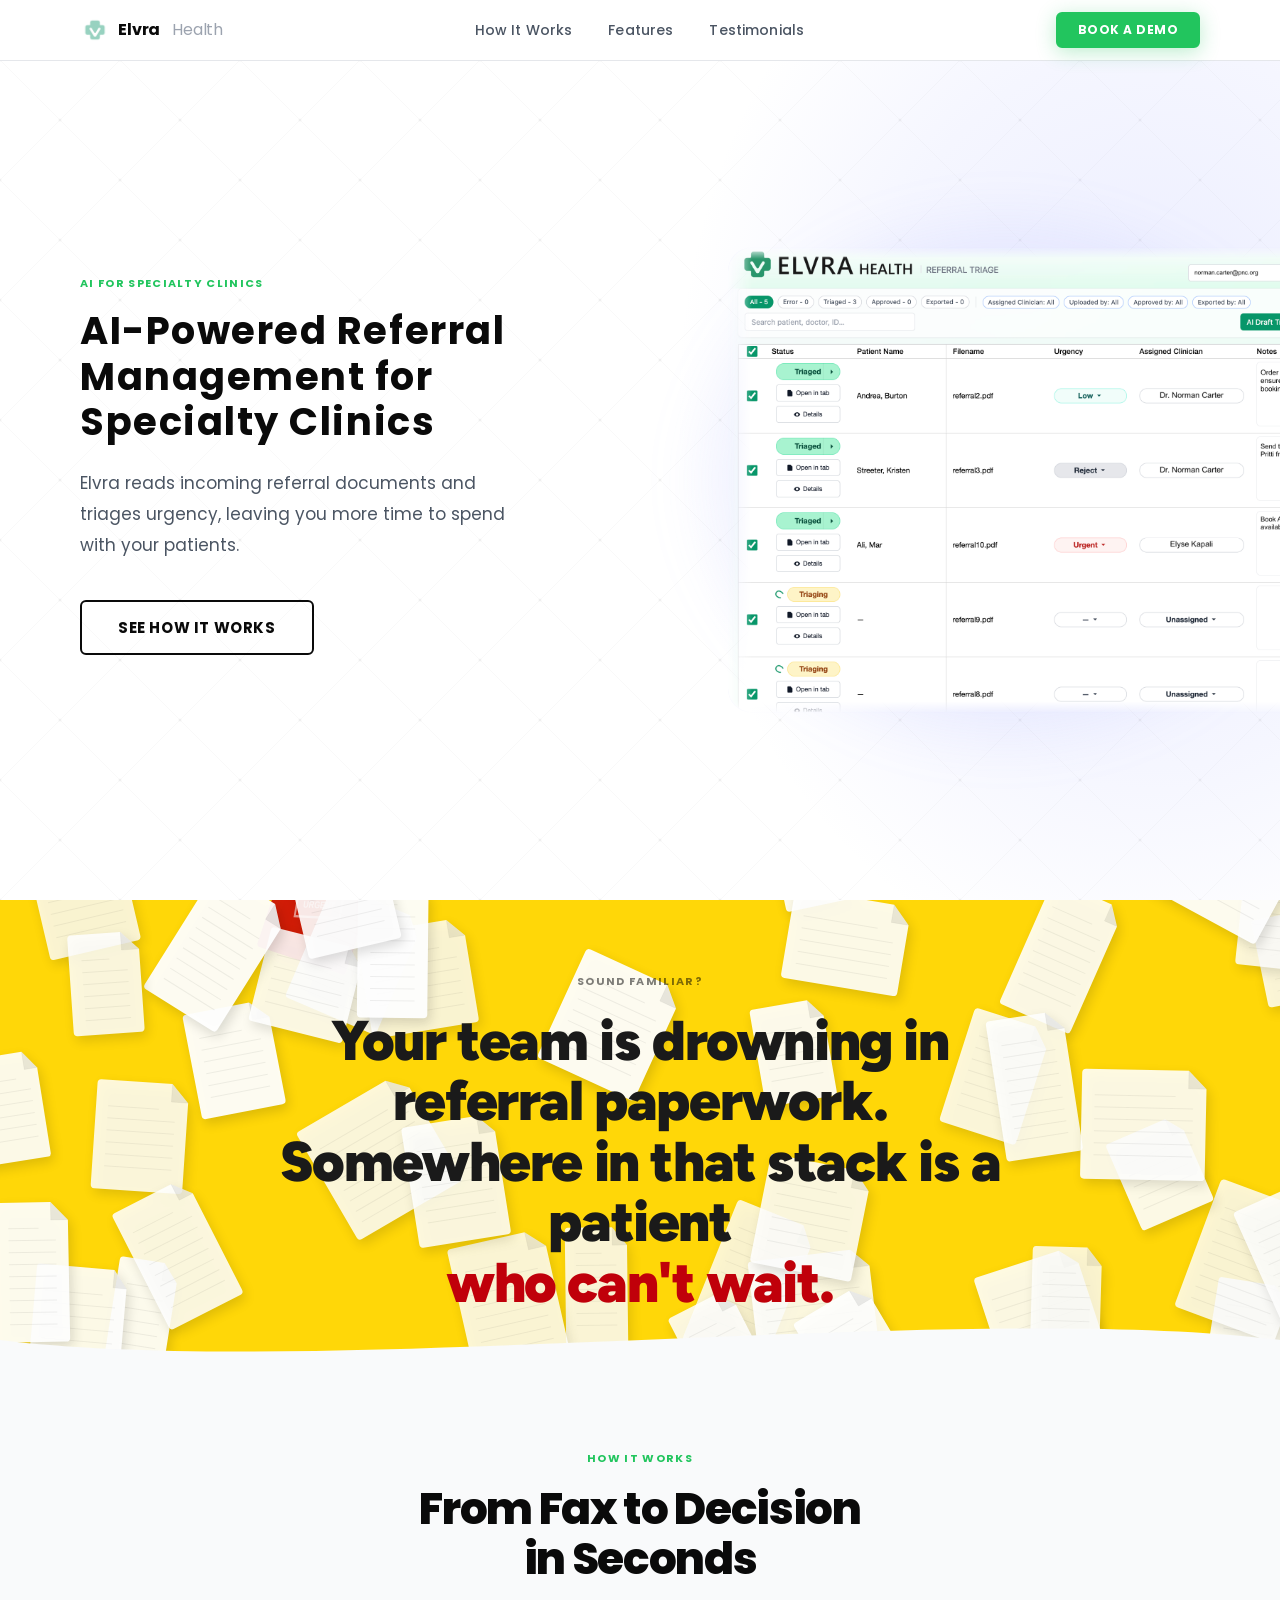
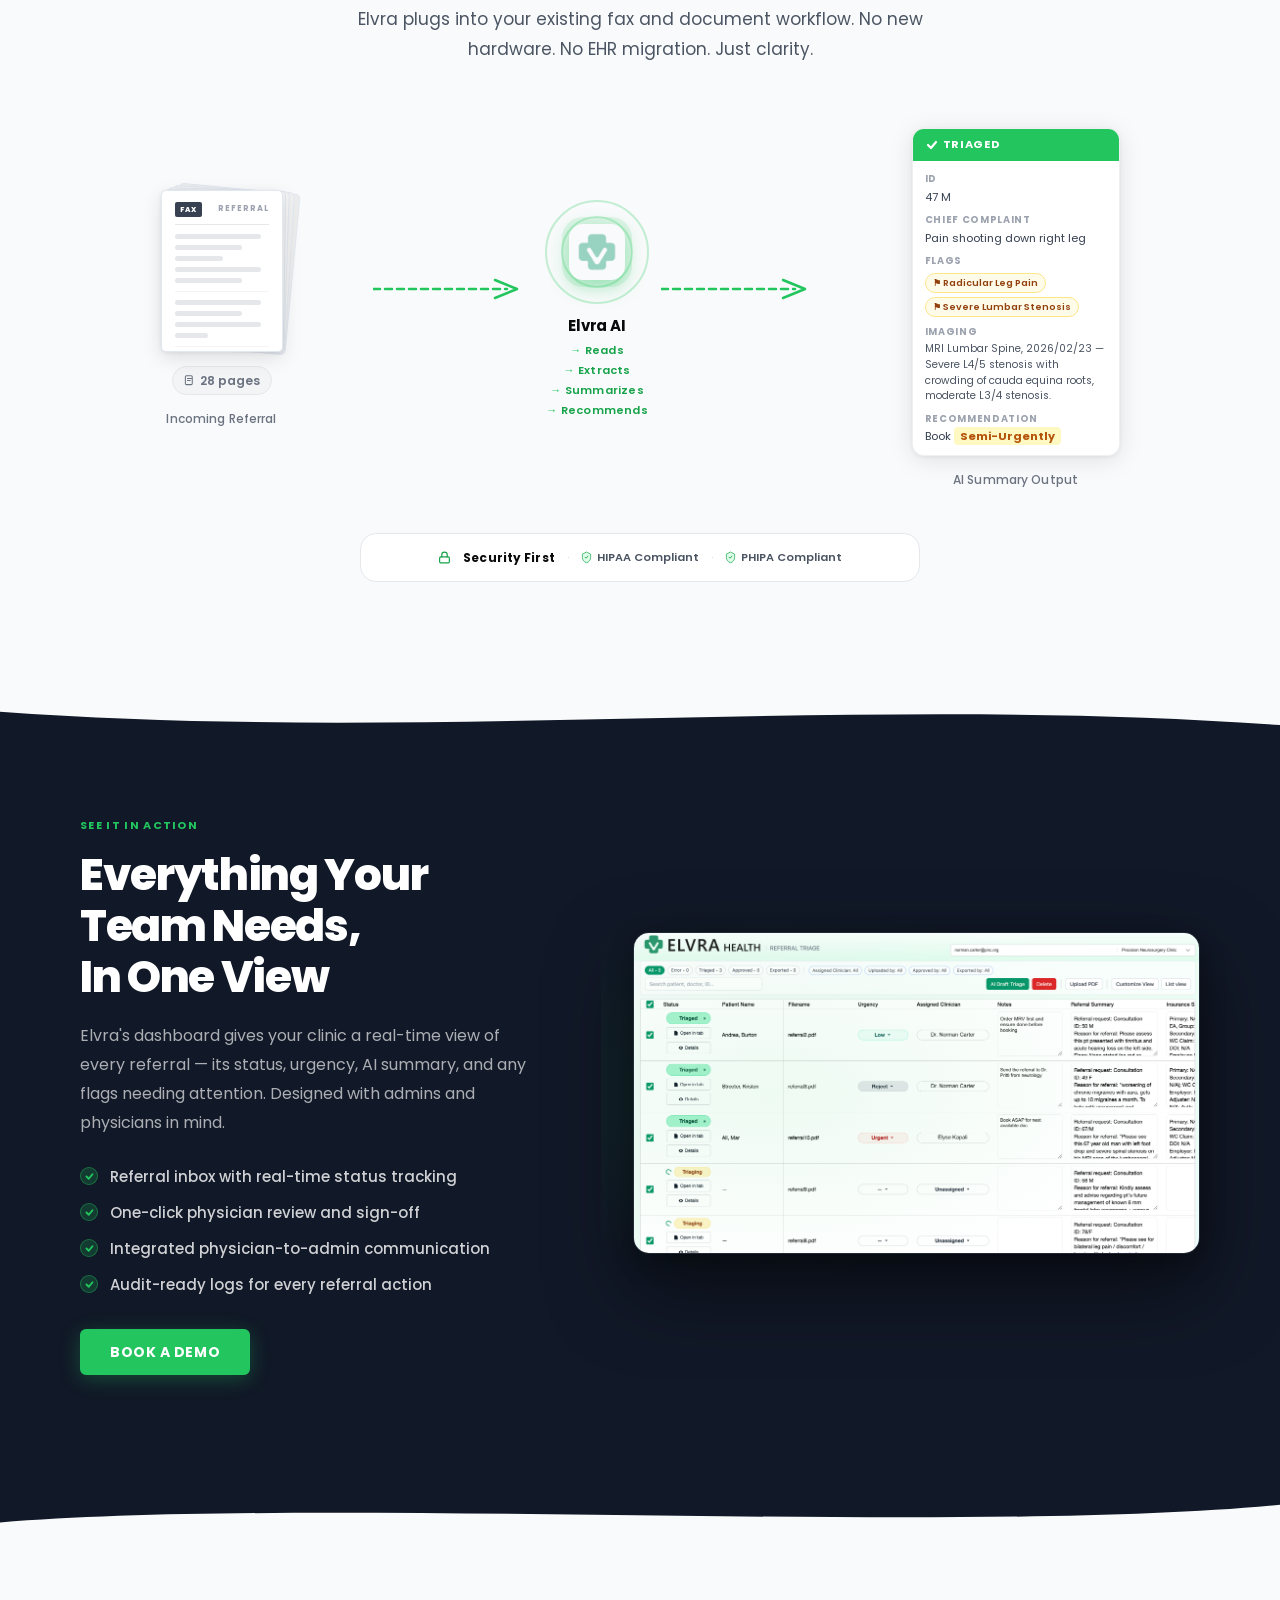
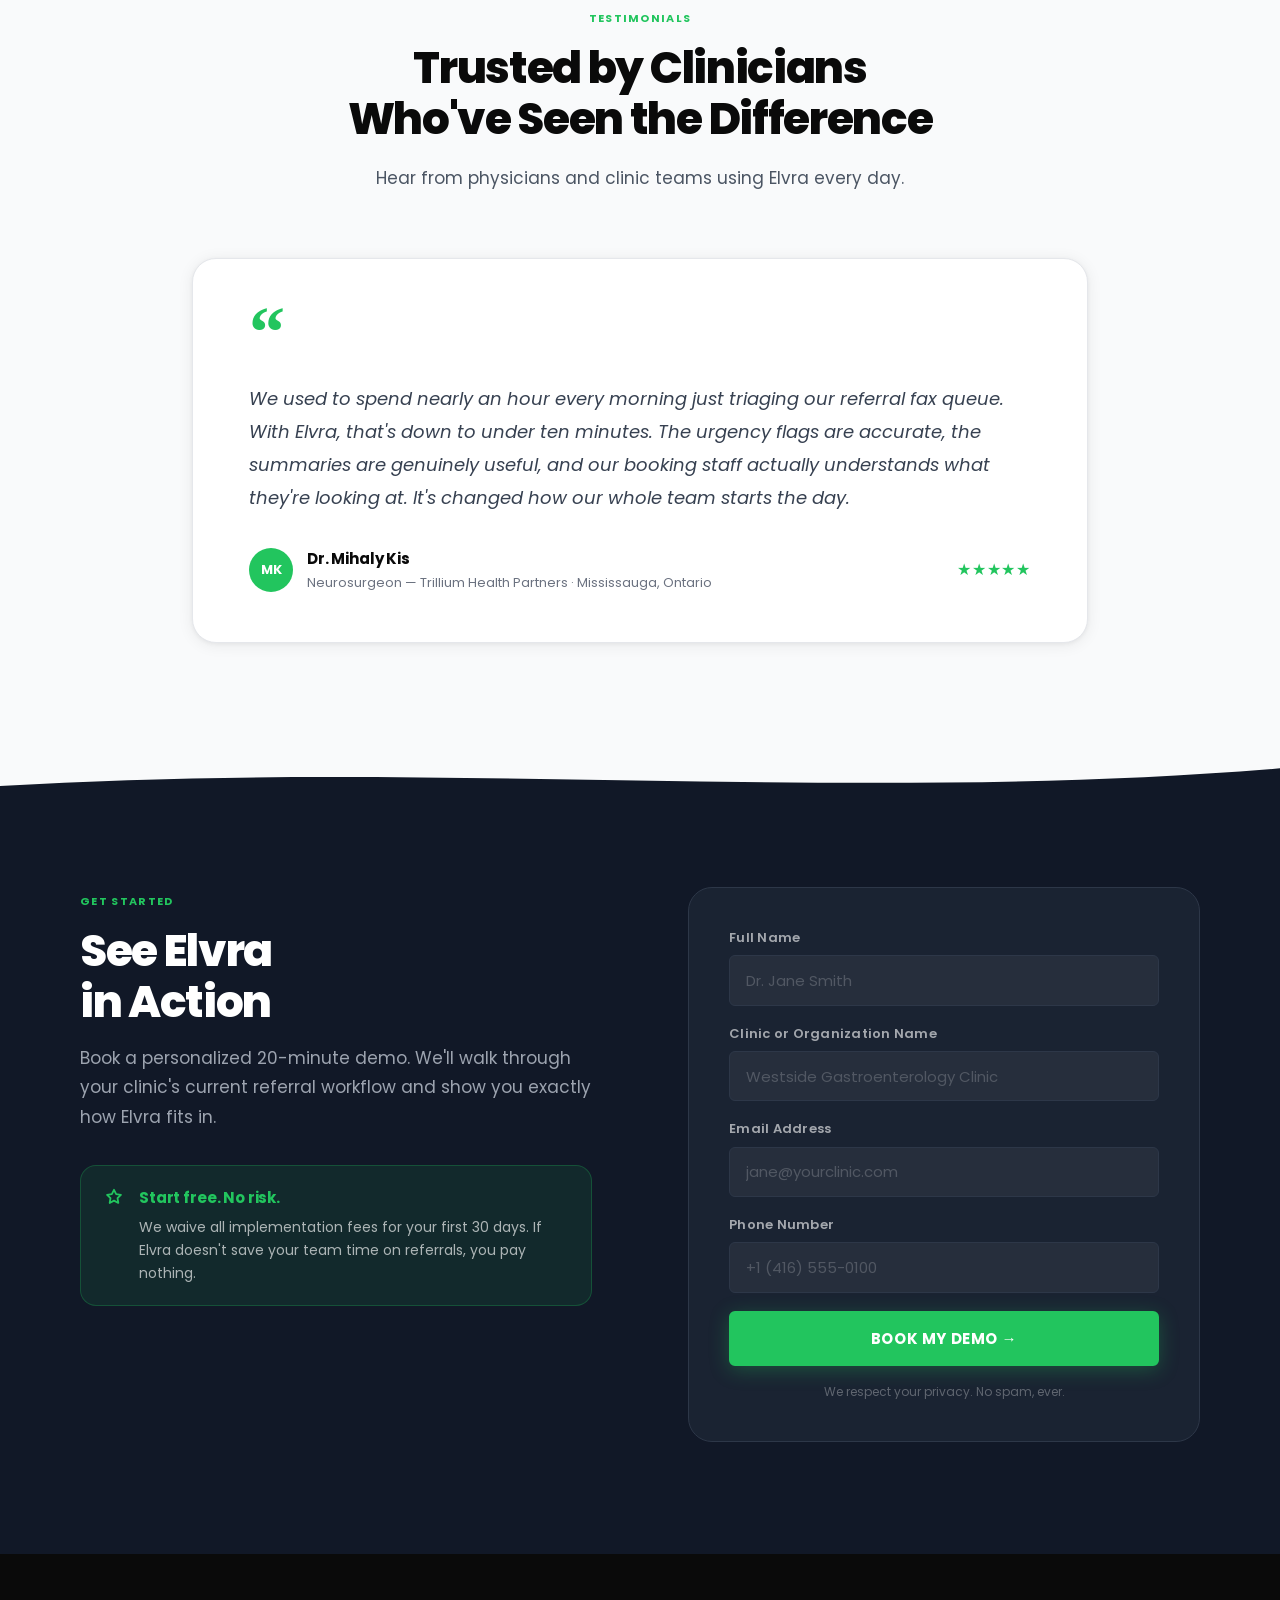
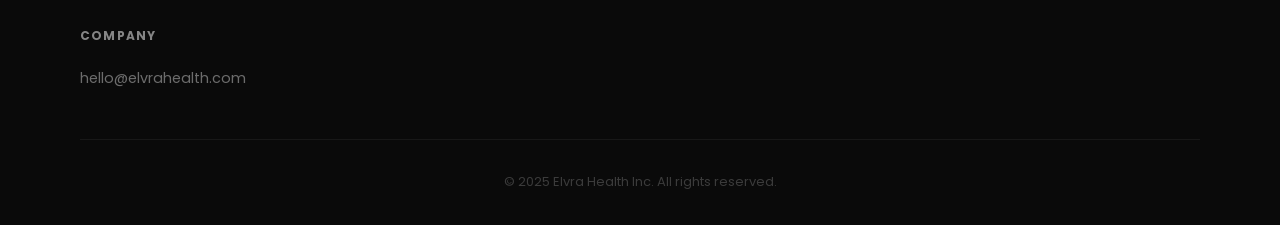
<file: index.html>
<!DOCTYPE html>
<html lang="en">
<head>
  <meta charset="UTF-8">
  <meta name="viewport" content="width=device-width, initial-scale=1.0">
  <title>Elvra Health — AI-Powered Referral Management for Specialty Clinics</title>
  <link rel="icon" type="image/x-icon" href="favicon.ico">
  <link rel="icon" type="image/png" sizes="32x32" href="assets/favicon-32.png">
  <link rel="icon" type="image/png" sizes="16x16" href="assets/favicon-16.png">
  <link rel="apple-touch-icon" sizes="180x180" href="assets/favicon-180.png">
  <meta name="description" content="Elvra Health helps specialty medical clinics triage, summarize, and manage incoming referrals — saving hours per day with AI-powered insights. HIPAA and PHIPA compliant.">
  <meta property="og:title" content="Elvra Health — AI-Powered Referral Management">
  <meta property="og:description" content="Stop reading referral packages. Elvra reads them for you — extracting key information, triaging urgency, and flagging missing tests. HIPAA & PHIPA compliant.">
  <meta property="og:image" content="assets/screenshot.png">
  <meta property="og:type" content="website">
  <meta name="twitter:card" content="summary_large_image">
  <link rel="preconnect" href="https://fonts.googleapis.com">
  <link rel="preconnect" href="https://fonts.gstatic.com" crossorigin>
  <link href="https://fonts.googleapis.com/css2?family=Poppins:wght@300;400;500;600;700;800&family=Figtree:wght@800;900&display=swap" rel="stylesheet">
  <link rel="stylesheet" href="styles.css?v=11">
</head>
<body>

<!-- ================================================
     NAVIGATION
     ================================================ -->
<nav class="nav" id="nav">
  <div class="container nav__inner">
    <a href="#" class="nav__logo" aria-label="Elvra Health home">
      <img src="assets/logo.png" alt="" class="nav__logo-icon" aria-hidden="true">
      Elvra <span class="nav__logo-sub">&nbsp;Health</span>
    </a>

    <ul class="nav__links" role="list">
      <li><a href="#how-it-works">How It Works</a></li>
      <li><a href="#features">Features</a></li>
      <li><a href="#testimonials">Testimonials</a></li>
    </ul>

    <div class="nav__right">
      <a href="#demo" class="btn btn-primary btn-sm">Book a Demo</a>
      <button class="nav__hamburger" id="hamburger" aria-label="Toggle menu" aria-expanded="false">
        <span></span><span></span><span></span>
      </button>
    </div>
  </div>

  <nav class="nav__mobile-menu" id="mobileMenu" aria-label="Mobile navigation">
    <a href="#how-it-works">How It Works</a>
    <a href="#features">Features</a>
    <a href="#testimonials">Testimonials</a>
    <a href="#demo" style="margin-top:.5rem;" class="btn btn-primary" >Book a Demo</a>
  </nav>
</nav>

<!-- ================================================
     HERO
     ================================================ -->
<section class="hero" id="hero">
  <div class="container hero__inner" style="padding-right:0;">

    <!-- Left: Text -->
    <div class="hero__text">
      <span class="eyebrow">AI for Specialty Clinics</span>

      <h1 class="hero__title">
        AI-Powered Referral<br>Management for<br>Specialty Clinics
      </h1>

      <p class="hero__sub">
        Elvra reads incoming referral documents and triages urgency, leaving you more time to spend with your patients.
      </p>

      <div class="hero__ctas">
        <a href="#how-it-works" class="btn btn-secondary btn-lg">See How It Works</a>
      </div>
    </div>

    <!-- Right: App Mockup -->
    <div class="hero__visual">
      <div class="hero__mockup-wrap">
        <div class="hero__mockup-glow"></div>
        <div class="hero__mockup">
          <img
            src="assets/screenshot.png"
            alt="Elvra Health dashboard showing referral triage interface"
            id="heroScreenshot"
            fetchpriority="high"
          >
        </div>
      </div>
    </div>

  </div>
</section>

<!-- ================================================
     PROBLEM SECTION — animated falling papers
     ================================================ -->
<section class="problem-section" id="problem">
  <canvas class="problem-section__canvas" id="problemCanvas" aria-hidden="true"></canvas>
  <div class="problem-section__content">
    <p class="eyebrow problem-section__eyebrow">Sound Familiar?</p>
    <h2 class="problem-section__title">
      Your team is drowning in referral paperwork.<br>
      Somewhere in that stack is a patient<br>
      <em>who can't wait.</em>
    </h2>
  </div>
  <!-- Wave embedded inside the section so pages fall behind it naturally.
       Gray fill covers pages below the curve; transparent above shows yellow. -->
  <div class="problem-section__wave" aria-hidden="true">
    <svg viewBox="0 0 1440 80" preserveAspectRatio="none" xmlns="http://www.w3.org/2000/svg">
      <path d="M0,40 C360,80 1080,0 1440,40 L1440,80 L0,80 Z" fill="#f9fafb"/>
    </svg>
  </div>
</section>

<!-- ================================================
     HOW IT WORKS
     ================================================ -->
<section class="section section--gray" id="how-it-works" style="padding-top:4rem;">
  <div class="container">
    <div class="section-header">
      <span class="eyebrow">How It Works</span>
      <h2 class="display">From Fax to Decision<br>in Seconds</h2>
      <p class="lead lead--center">Elvra plugs into your existing fax and document workflow. No new hardware. No EHR migration. Just clarity.</p>
    </div>

    <!-- ── How It Works Visual ── -->
    <div class="hiw-visual reveal">

      <!-- INPUT: Thick referral package -->
      <div class="hiw-col">
        <div class="hiw-doc-stack">
          <div class="hiw-doc-page hiw-doc-page--5"></div>
          <div class="hiw-doc-page hiw-doc-page--4"></div>
          <div class="hiw-doc-page hiw-doc-page--3"></div>
          <div class="hiw-doc-page hiw-doc-page--2"></div>
          <div class="hiw-doc-page hiw-doc-page--1">
            <div class="hiw-doc-header">
              <span class="hiw-doc-fax-tag">FAX</span>
              <span class="hiw-doc-ref-label">REFERRAL</span>
            </div>
            <div class="hiw-doc-line hiw-doc-line--l"></div>
            <div class="hiw-doc-line hiw-doc-line--m"></div>
            <div class="hiw-doc-line hiw-doc-line--s"></div>
            <div class="hiw-doc-line hiw-doc-line--l"></div>
            <div class="hiw-doc-line hiw-doc-line--m"></div>
            <div class="hiw-doc-sep"></div>
            <div class="hiw-doc-line hiw-doc-line--l"></div>
            <div class="hiw-doc-line hiw-doc-line--m"></div>
            <div class="hiw-doc-line hiw-doc-line--l"></div>
            <div class="hiw-doc-line hiw-doc-line--xs"></div>
            <div class="hiw-doc-sep"></div>
            <div class="hiw-doc-line hiw-doc-line--m"></div>
            <div class="hiw-doc-line hiw-doc-line--l"></div>
            <div class="hiw-doc-line hiw-doc-line--s"></div>
          </div>
        </div>
        <div class="hiw-badge">
          <svg width="11" height="11" viewBox="0 0 16 16" fill="none" aria-hidden="true"><rect x="2" y="1" width="10" height="13" rx="1.5" stroke="currentColor" stroke-width="1.5"/><path d="M5 5h6M5 8h4" stroke="currentColor" stroke-width="1.5" stroke-linecap="round"/></svg>
          28 pages
        </div>
        <p class="hiw-col__label">Incoming Referral</p>
      </div>

      <!-- ARROW 1 -->
      <div class="hiw-flow" aria-hidden="true">
        <svg class="hiw-flow__svg" viewBox="0 0 160 28" preserveAspectRatio="none" fill="none" xmlns="http://www.w3.org/2000/svg">
          <path class="hiw-flow__dash" d="M0 14 L134 14" stroke="#22c55e" stroke-width="2.5" stroke-linecap="round" stroke-dasharray="7 5"/>
          <polyline points="122,5 144,14 122,23" fill="none" stroke="#22c55e" stroke-width="2.5" stroke-linejoin="round" stroke-linecap="round"/>
        </svg>
      </div>

      <!-- PROCESSOR: Elvra AI -->
      <div class="hiw-col hiw-col--ai">
        <div class="hiw-ai">
          <div class="hiw-ai__ring hiw-ai__ring--outer"></div>
          <div class="hiw-ai__ring hiw-ai__ring--inner"></div>
          <div class="hiw-ai__core">
            <img src="assets/logo.png" alt="Elvra AI" width="56" height="56">
          </div>
        </div>
        <p class="hiw-col__name">Elvra AI</p>
        <ul class="hiw-ai-steps" aria-label="What Elvra does">
          <li>Reads</li>
          <li>Extracts</li>
          <li>Summarizes</li>
          <li>Recommends</li>
        </ul>
      </div>

      <!-- ARROW 2 -->
      <div class="hiw-flow" aria-hidden="true">
        <svg class="hiw-flow__svg" viewBox="0 0 160 28" preserveAspectRatio="none" fill="none" xmlns="http://www.w3.org/2000/svg">
          <path class="hiw-flow__dash" d="M0 14 L134 14" stroke="#22c55e" stroke-width="2.5" stroke-linecap="round" stroke-dasharray="7 5"/>
          <polyline points="122,5 144,14 122,23" fill="none" stroke="#22c55e" stroke-width="2.5" stroke-linejoin="round" stroke-linecap="round"/>
        </svg>
      </div>

      <!-- OUTPUT: AI Summary card -->
      <div class="hiw-col">
        <div class="hiw-summary-card">
          <div class="hiw-summary-card__bar">
            <svg width="12" height="12" viewBox="0 0 12 12" fill="none" stroke="white" stroke-width="2.2" stroke-linecap="round" stroke-linejoin="round" aria-hidden="true"><polyline points="2 6 5 9 10 3"/></svg>
            Triaged
          </div>
          <div class="hiw-summary-card__body">

            <div class="hiw-summary-card__row">
              <span class="hiw-summary-card__lbl">ID</span>
              <span class="hiw-summary-card__val">47 M</span>
            </div>

            <div class="hiw-summary-card__row">
              <span class="hiw-summary-card__lbl">Chief Complaint</span>
              <span class="hiw-summary-card__val">Pain shooting down right leg</span>
            </div>

            <div class="hiw-summary-card__row hiw-summary-card__row--flags">
              <span class="hiw-summary-card__lbl">Flags</span>
              <span class="hiw-summary-card__flags">
                <span class="hiw-flag">⚑ Radicular Leg Pain</span>
                <span class="hiw-flag">⚑ Severe Lumbar Stenosis</span>
              </span>
            </div>

            <div class="hiw-summary-card__row hiw-summary-card__row--imaging">
              <span class="hiw-summary-card__lbl">Imaging</span>
              <span class="hiw-summary-card__val">MRI Lumbar Spine, 2026/02/23 — Severe L4/5 stenosis with crowding of cauda equina roots, moderate L3/4 stenosis.</span>
            </div>

            <div class="hiw-summary-card__row hiw-summary-card__row--rec">
              <span class="hiw-summary-card__lbl">Recommendation</span>
              <span class="hiw-summary-card__val">Book <span class="hiw-rec-urgent">Semi-Urgently</span></span>
            </div>

          </div>
        </div>
        <p class="hiw-col__label">AI Summary Output</p>
      </div>

    </div><!-- /.hiw-visual -->

    <!-- Security strip -->
    <div class="hiw-security">
      <svg class="hiw-security__lock" width="13" height="13" viewBox="0 0 24 24" fill="none" stroke="currentColor" stroke-width="2.2" stroke-linecap="round" stroke-linejoin="round" aria-hidden="true">
        <rect x="3" y="11" width="18" height="11" rx="2"/>
        <path d="M7 11V7a5 5 0 0 1 10 0v4"/>
      </svg>
      <span class="hiw-security__label">Security First</span>
      <span class="hiw-security__sep" aria-hidden="true">·</span>
      <span class="hiw-security__badge">
        <svg width="11" height="13" viewBox="0 0 24 28" fill="none" aria-hidden="true">
          <path d="M12 2L3 6.5V14C3 19.25 6.9 24.14 12 25.5C17.1 24.14 21 19.25 21 14V6.5L12 2Z" fill="#dcfce7" stroke="#16a34a" stroke-width="1.5" stroke-linejoin="round"/>
          <path d="M9 13.5L11 15.5L15 11" stroke="#16a34a" stroke-width="1.8" stroke-linecap="round" stroke-linejoin="round"/>
        </svg>
        HIPAA Compliant
      </span>
      <span class="hiw-security__sep" aria-hidden="true">·</span>
      <span class="hiw-security__badge">
        <svg width="11" height="13" viewBox="0 0 24 28" fill="none" aria-hidden="true">
          <path d="M12 2L3 6.5V14C3 19.25 6.9 24.14 12 25.5C17.1 24.14 21 19.25 21 14V6.5L12 2Z" fill="#dcfce7" stroke="#16a34a" stroke-width="1.5" stroke-linejoin="round"/>
          <path d="M9 13.5L11 15.5L15 11" stroke="#16a34a" stroke-width="1.8" stroke-linecap="round" stroke-linejoin="round"/>
        </svg>
        PHIPA Compliant
      </span>
    </div>

  </div>
</section>

<!-- Wave divider: gray → dark -->
<div class="wave-divider" style="background:#f9fafb;" aria-hidden="true">
  <svg viewBox="0 0 1440 60" preserveAspectRatio="none" xmlns="http://www.w3.org/2000/svg">
    <path d="M0,20 C480,55 960,0 1440,35 L1440,60 L0,60 Z" fill="#111827"/>
  </svg>
</div>

<!-- ================================================
     SCREENSHOT SHOWCASE
     ================================================ -->
<section class="section section--dark" id="features" style="padding-top:4rem;">
  <div class="container">
    <div class="showcase__inner">

      <div class="reveal">
        <span class="eyebrow showcase__eyebrow">See It In Action</span>
        <h2 class="display display--white showcase__title" style="margin-bottom:1.25rem;">Everything Your Team Needs,<br>In One View</h2>
        <p class="showcase__body">Elvra's dashboard gives your clinic a real-time view of every referral — its status, urgency, AI summary, and any flags needing attention. Designed with admins and physicians in mind.</p>
        <ul class="showcase__list" role="list">
          <li class="showcase__list-item">
            <span class="check-circle" aria-hidden="true">
              <svg width="9" height="9" viewBox="0 0 12 12" fill="none" stroke="currentColor" stroke-width="2.5" stroke-linecap="round" stroke-linejoin="round"><polyline points="2 6 5 9 10 3"/></svg>
            </span>
            Referral inbox with real-time status tracking
          </li>
          <li class="showcase__list-item">
            <span class="check-circle" aria-hidden="true">
              <svg width="9" height="9" viewBox="0 0 12 12" fill="none" stroke="currentColor" stroke-width="2.5" stroke-linecap="round" stroke-linejoin="round"><polyline points="2 6 5 9 10 3"/></svg>
            </span>
            One-click physician review and sign-off
          </li>
          <li class="showcase__list-item">
            <span class="check-circle" aria-hidden="true">
              <svg width="9" height="9" viewBox="0 0 12 12" fill="none" stroke="currentColor" stroke-width="2.5" stroke-linecap="round" stroke-linejoin="round"><polyline points="2 6 5 9 10 3"/></svg>
            </span>
            Integrated physician-to-admin communication
          </li>
          <li class="showcase__list-item">
            <span class="check-circle" aria-hidden="true">
              <svg width="9" height="9" viewBox="0 0 12 12" fill="none" stroke="currentColor" stroke-width="2.5" stroke-linecap="round" stroke-linejoin="round"><polyline points="2 6 5 9 10 3"/></svg>
            </span>
            Audit-ready logs for every referral action
          </li>
        </ul>
        <a href="#demo" class="btn btn-primary">Book a Demo</a>
      </div>

      <div class="showcase__image-wrap reveal">
        <img
          src="assets/screenshot.png"
          alt="Elvra Health referral management dashboard"
          class="showcase__screenshot"
          loading="lazy"
          onerror="this.style.display='none'; this.nextElementSibling.style.display='flex';"
        >
        <div class="showcase__screenshot-placeholder" style="display:none;">
          <span>App screenshot</span>
        </div>
      </div>

    </div>
  </div>
</section>

<!-- Wave divider: dark → gray -->
<div class="wave-divider" style="background:#111827;" aria-hidden="true">
  <svg viewBox="0 0 1440 60" preserveAspectRatio="none" xmlns="http://www.w3.org/2000/svg">
    <path d="M0,40 C360,10 1080,55 1440,20 L1440,60 L0,60 Z" fill="#f9fafb"/>
  </svg>
</div>

<!-- ================================================
     TESTIMONIALS
     ================================================ -->
<section class="section section--gray" id="testimonials" style="padding-top:4rem;">
  <div class="container">
    <div class="section-header">
      <span class="eyebrow">Testimonials</span>
      <h2 class="display">Trusted by Clinicians<br>Who've Seen the Difference</h2>
      <p class="lead lead--center">Hear from physicians and clinic teams using Elvra every day.</p>
    </div>

    <div class="testimonial-wrap reveal">
      <div class="testimonial-card">
        <span class="testimonial-card__mark" aria-hidden="true">&ldquo;</span>
        <p class="testimonial-card__quote">
          We used to spend nearly an hour every morning just triaging our referral fax queue. With Elvra, that's down to under ten minutes. The urgency flags are accurate, the summaries are genuinely useful, and our booking staff actually understands what they're looking at. It's changed how our whole team starts the day.
        </p>
        <div class="testimonial-card__footer">
          <div class="testimonial-card__person">
            <div class="testimonial-card__avatar" aria-hidden="true">MK</div>
            <div>
              <div class="testimonial-card__name">Dr. Mihaly Kis</div>
              <div class="testimonial-card__role">Neurosurgeon &mdash; Trillium Health Partners &middot; Mississauga, Ontario</div>
            </div>
          </div>
          <div class="testimonial-card__stars" aria-label="5 out of 5 stars">★★★★★</div>
        </div>
      </div>
    </div>

  </div>
</section>

<!-- Wave divider: gray → dark -->
<div class="wave-divider" style="background:#f9fafb;" aria-hidden="true">
  <svg viewBox="0 0 1440 60" preserveAspectRatio="none" xmlns="http://www.w3.org/2000/svg">
    <path d="M0,35 C480,5 960,55 1440,15 L1440,60 L0,60 Z" fill="#111827"/>
  </svg>
</div>

<!-- ================================================
     DEMO FORM
     ================================================ -->
<section class="section section--dark" id="demo" style="padding-top:5rem;">
  <div class="container">
    <div class="demo__inner">

      <!-- Left: copy -->
      <div class="reveal">
        <span class="eyebrow">Get Started</span>
        <h2 class="display display--white" style="margin-bottom:1rem;">See Elvra<br>in Action</h2>
        <p class="lead lead--light">Book a personalized 20-minute demo. We'll walk through your clinic's current referral workflow and show you exactly how Elvra fits in.</p>

        <div class="demo__trial-badge">
          <span class="demo__trial-icon" aria-hidden="true">
            <svg width="18" height="18" viewBox="0 0 20 20" fill="none" stroke="#22c55e" stroke-width="2" stroke-linecap="round" stroke-linejoin="round"><path d="M10 2l2.4 4.8 5.3.8-3.8 3.7.9 5.3L10 14l-4.8 2.6.9-5.3L2.3 7.6l5.3-.8z"/></svg>
          </span>
          <div>
            <p class="demo__trial-headline">Start free. No risk.</p>
            <p class="demo__trial-body">We waive all implementation fees for your first 30 days. If Elvra doesn't save your team time on referrals, you pay nothing.</p>
          </div>
        </div>
      </div>

      <!-- Right: form -->
      <div class="reveal">
        <form class="demo-form" id="demoForm" novalidate>
          <div class="form-group">
            <label for="name">Full Name</label>
            <input type="text" id="name" name="name" placeholder="Dr. Jane Smith" autocomplete="name" required>
          </div>
          <div class="form-group">
            <label for="company">Clinic or Organization Name</label>
            <input type="text" id="company" name="company" placeholder="Westside Gastroenterology Clinic" autocomplete="organization" required>
          </div>
          <div class="form-group">
            <label for="email">Email Address</label>
            <input type="email" id="email" name="email" placeholder="jane@yourclinic.com" autocomplete="email" required>
          </div>
          <div class="form-group">
            <label for="phone">Phone Number</label>
            <input type="tel" id="phone" name="phone" placeholder="+1 (416) 555-0100" autocomplete="tel" required>
          </div>
          <div class="demo-form__submit">
            <button type="submit" class="btn btn-primary btn-full btn-lg">Book My Demo &rarr;</button>
          </div>
          <p class="demo-form__privacy">We respect your privacy. No spam, ever.</p>
        </form>

        <div class="demo-form__success" id="formSuccess" role="alert">
          <svg width="44" height="44" viewBox="0 0 44 44" fill="none" style="margin:0 auto 1rem;" aria-hidden="true">
            <circle cx="22" cy="22" r="22" fill="rgba(34,197,94,0.15)"/>
            <path d="M13 22l6 6 12-13" stroke="#22c55e" stroke-width="2.5" stroke-linecap="round" stroke-linejoin="round"/>
          </svg>
          Thanks! We'll be in touch within one business day.
        </div>
      </div>

    </div>
  </div>
</section>

<!-- ================================================
     FOOTER
     ================================================ -->
<footer class="footer" role="contentinfo">
  <div class="container">
    <div class="footer__grid footer__grid--minimal">

      <div>
        <p class="footer__col-title">Company</p>
        <ul class="footer__links" role="list">
          <li><a href="mailto:hello@elvrahealth.com">hello@elvrahealth.com</a></li>
        </ul>
      </div>

    </div>

    <div class="footer__bottom">
      <p>&copy; 2025 Elvra Health Inc. All rights reserved.</p>
    </div>
  </div>
</footer>

<script src="main.js"></script>

<!-- Falling-papers animation for the Sound Familiar section -->
<script>
(function () {
  const canvas = document.getElementById('problemCanvas');
  if (!canvas) return;
  const ctx = canvas.getContext('2d');

  function resize() {
    const s = canvas.parentElement;
    canvas.width  = s.offsetWidth  || window.innerWidth;
    canvas.height = s.offsetHeight || 480;
  }

  window.addEventListener('resize', function () { resize(); init(); });

  function rand(a, b) { return a + Math.random() * (b - a); }

  const COUNT = 44;
  let papers = [];

  function Paper(isRed, initial) {
    this.isRed = isRed;
    this.reset(initial);
  }

  Paper.prototype.reset = function (initial) {
    const W = canvas.width, H = canvas.height;
    this.w = rand(68, 128);
    this.h = rand(88, 155);
    this.x = rand(-this.w, W + this.w);
    this.y = initial ? rand(-this.h, H * 0.9) : rand(-this.h - 120, -this.h);
    this.vy         = rand(1.0, 2.8);
    this.tick       = initial ? rand(0, 2000) : 0;
    this.angle      = rand(-0.55, 0.55);
    this.angleDrift = rand(0.003, 0.009) * (Math.random() < 0.5 ? 1 : -1);
    this.flutterF   = rand(0.018, 0.038);
    this.flutterA   = rand(22, 52);
    this.flutterOff = rand(0, Math.PI * 2);
    this.curlF      = rand(0.012, 0.028);
    this.curlOff    = rand(0, Math.PI * 2);
    this.opacity    = rand(0.80, 0.96);
  };

  Paper.prototype.update = function () {
    this.tick++;
    this.y += this.vy;
    this.x += Math.sin(this.tick * this.flutterF + this.flutterOff) * 0.85;
    this.angle += this.angleDrift;
    if (Math.abs(this.angle) > 0.62) this.angleDrift *= -1;
    if (this.y > canvas.height + this.h + 30) this.reset(false);
  };

  Paper.prototype.draw = function (ctx) {
    ctx.save();
    ctx.globalAlpha = this.opacity;
    ctx.translate(this.x + this.w / 2, this.y + this.h / 2);
    ctx.rotate(this.angle);

    const curlScale = 0.72 + 0.28 * Math.abs(Math.sin(this.tick * this.curlF + this.curlOff));
    ctx.scale(curlScale, 1);

    const hw = this.w / 2, hh = this.h / 2;
    const fold = 18;

    ctx.shadowColor   = this.isRed ? 'rgba(150,0,0,0.22)' : 'rgba(0,0,0,0.15)';
    ctx.shadowBlur    = 12;
    ctx.shadowOffsetX = 3;
    ctx.shadowOffsetY = 5;

    ctx.fillStyle = this.isRed ? '#cc0008' : '#ffffff';
    ctx.beginPath();
    ctx.moveTo(-hw + 4,  -hh);
    ctx.lineTo( hw - fold, -hh);
    ctx.lineTo( hw,        -hh + fold);
    ctx.lineTo( hw,         hh - 4);
    ctx.quadraticCurveTo( hw,  hh,  hw - 4,  hh);
    ctx.lineTo(-hw + 4,   hh);
    ctx.quadraticCurveTo(-hw,  hh, -hw, hh - 4);
    ctx.lineTo(-hw,       -hh + 4);
    ctx.quadraticCurveTo(-hw, -hh, -hw + 4, -hh);
    ctx.closePath();
    ctx.fill();

    ctx.shadowBlur = 0; ctx.shadowColor = 'transparent';

    ctx.fillStyle = this.isRed ? 'rgba(0,0,0,0.22)' : 'rgba(0,0,0,0.09)';
    ctx.beginPath();
    ctx.moveTo(hw - fold, -hh);
    ctx.lineTo(hw,        -hh + fold);
    ctx.lineTo(hw - fold, -hh + fold);
    ctx.closePath();
    ctx.fill();

    ctx.strokeStyle = this.isRed ? 'rgba(0,0,0,0.18)' : 'rgba(0,0,0,0.06)';
    ctx.lineWidth = 0.7;
    ctx.beginPath();
    ctx.moveTo(hw - fold, -hh);
    ctx.lineTo(hw - fold, -hh + fold);
    ctx.lineTo(hw,        -hh + fold);
    ctx.stroke();

    if (!this.isRed) {
      ctx.strokeStyle = 'rgba(0,0,0,0.065)';
      ctx.lineWidth = 1;
      const margin = 13;
      for (let ly = -hh + 26; ly < hh - 14; ly += 12) {
        const xEnd = ly < -hh + 27 ? hw - fold - margin : hw - margin;
        ctx.beginPath();
        ctx.moveTo(-hw + margin, ly);
        ctx.lineTo(xEnd, ly);
        ctx.stroke();
      }
    }

    if (this.isRed) {
      ctx.save();
      ctx.rotate(-0.2);
      ctx.strokeStyle = 'rgba(255,255,255,0.65)';
      ctx.lineWidth = 2.5;
      ctx.strokeRect(-30, -12, 60, 24);
      ctx.fillStyle = 'rgba(255,255,255,0.78)';
      ctx.font = '900 10px sans-serif';
      ctx.textAlign = 'center';
      ctx.textBaseline = 'middle';
      ctx.fillText('URGENT', 0, 0);
      ctx.restore();
    }

    ctx.restore();
  };

  function init() {
    papers = [];
    const redIdx = Math.floor(rand(6, COUNT - 6));
    for (let i = 0; i < COUNT; i++) {
      papers.push(new Paper(i === redIdx, true));
    }
  }

  function loop() {
    ctx.clearRect(0, 0, canvas.width, canvas.height);
    for (let i = 0; i < papers.length; i++) {
      papers[i].update();
      papers[i].draw(ctx);
    }
    requestAnimationFrame(loop);
  }

  // Wait for full layout before sizing the canvas and starting animation
  window.addEventListener('load', function () {
    resize();
    init();
    loop();
  });
})();
</script>
</body>
</html>
</file>
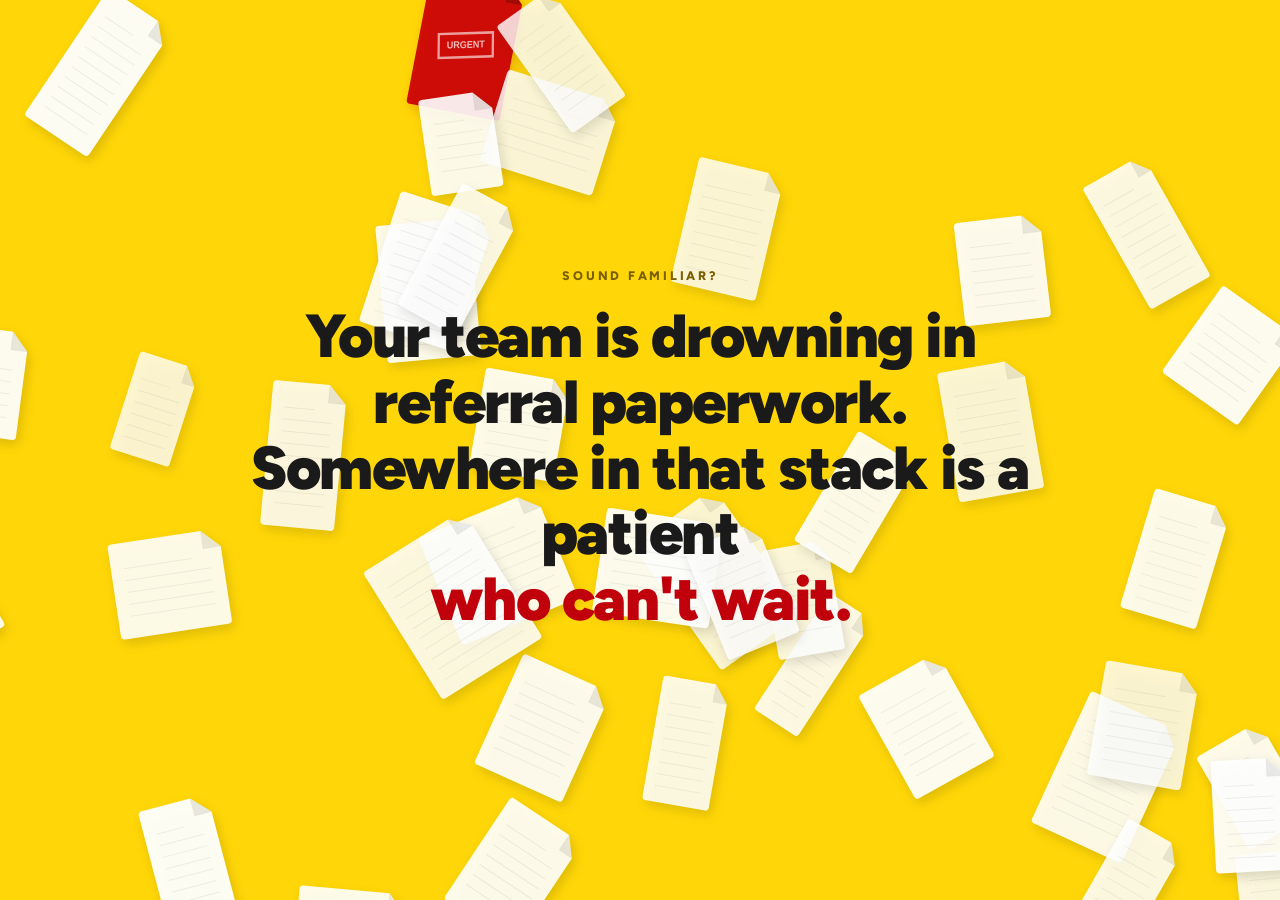
<file: assets/elvra_hero.html>
<!DOCTYPE html>
<html lang="en">
<head>
<meta charset="UTF-8">
<meta name="viewport" content="width=device-width, initial-scale=1.0">
<title>ELvra – Hero</title>
<link href="https://fonts.googleapis.com/css2?family=Figtree:wght@800;900&display=swap" rel="stylesheet">
<style>
*, *::before, *::after { box-sizing: border-box; margin: 0; padding: 0; }
html, body { width: 100%; min-height: 100vh; background: #FFD708; }

.hero {
  position: relative;
  width: 100%;
  min-height: 100vh;
  background: #FFD708;
  display: flex;
  flex-direction: column;
  align-items: center;
  justify-content: center;
  padding: 80px 24px;
  overflow: hidden;
}

.eyebrow {
  font-family: 'Figtree', sans-serif;
  font-size: 0.78rem;
  font-weight: 800;
  letter-spacing: 0.22em;
  text-transform: uppercase;
  color: #7a5f00;
  margin-bottom: 20px;
  position: relative;
  z-index: 20;
}

.headline {
  font-family: 'Figtree', sans-serif;
  font-size: clamp(2rem, 5vw, 3.8rem);
  font-weight: 900;
  line-height: 1.08;
  color: #1a1a1a;
  text-align: center;
  max-width: 860px;
  position: relative;
  z-index: 20;
  letter-spacing: -0.025em;
}

.headline em {
  font-style: normal;
  color: #c0000a;
}

canvas {
  position: absolute;
  inset: 0;
  width: 100%;
  height: 100%;
  pointer-events: none;
  z-index: 5;
}
</style>
</head>
<body>
<section class="hero">
  <p class="eyebrow">Sound familiar?</p>
  <h1 class="headline">
    Your team is drowning in referral paperwork.<br>
    Somewhere in that stack is a patient<br>
    <em>who can't wait.</em>
  </h1>
  <canvas id="c"></canvas>
</section>

<script>
const canvas = document.getElementById('c');
const ctx = canvas.getContext('2d');

function resize() {
  canvas.width  = canvas.offsetWidth;
  canvas.height = canvas.offsetHeight;
}
resize();
window.addEventListener('resize', () => { resize(); init(); });

function rand(a, b) { return a + Math.random() * (b - a); }

const COUNT = 44;
let papers = [];

class Paper {
  constructor(isRed, initial) {
    this.isRed = isRed;
    this.reset(initial);
  }

  reset(initial) {
    const W = canvas.width, H = canvas.height;
    this.w = rand(68, 128);
    this.h = rand(88, 155);
    this.x = rand(-this.w, W + this.w);
    this.y = initial ? rand(-this.h, H * 0.9) : rand(-this.h - 120, -this.h);
    this.vy        = rand(1.0, 2.8);
    this.tick      = initial ? rand(0, 2000) : 0;
    this.angle     = rand(-0.55, 0.55);
    this.angleDrift = rand(0.003, 0.009) * (Math.random() < 0.5 ? 1 : -1);
    this.flutterF  = rand(0.018, 0.038);
    this.flutterA  = rand(22, 52);
    this.flutterOff = rand(0, Math.PI * 2);
    this.curlF     = rand(0.012, 0.028);
    this.curlOff   = rand(0, Math.PI * 2);
    this.opacity   = rand(0.80, 0.96);
  }

  update() {
    this.tick++;
    this.y += this.vy;
    this.x += Math.sin(this.tick * this.flutterF + this.flutterOff) * 0.85;
    this.angle += this.angleDrift;
    if (Math.abs(this.angle) > 0.62) this.angleDrift *= -1;
    if (this.y > canvas.height + this.h + 30) this.reset(false);
  }

  draw(ctx) {
    ctx.save();
    ctx.globalAlpha = this.opacity;
    ctx.translate(this.x + this.w / 2, this.y + this.h / 2);
    ctx.rotate(this.angle);

    const curlScale = 0.72 + 0.28 * Math.abs(Math.sin(this.tick * this.curlF + this.curlOff));
    ctx.scale(curlScale, 1);

    const hw = this.w / 2, hh = this.h / 2;
    const fold = 18;

    ctx.shadowColor    = this.isRed ? 'rgba(150,0,0,0.22)' : 'rgba(0,0,0,0.15)';
    ctx.shadowBlur     = 12;
    ctx.shadowOffsetX  = 3;
    ctx.shadowOffsetY  = 5;

    ctx.fillStyle = this.isRed ? '#cc0008' : '#ffffff';
    ctx.beginPath();
    ctx.moveTo(-hw + 4,  -hh);
    ctx.lineTo( hw - fold, -hh);
    ctx.lineTo( hw,        -hh + fold);
    ctx.lineTo( hw,         hh - 4);
    ctx.quadraticCurveTo( hw,  hh,  hw - 4,  hh);
    ctx.lineTo(-hw + 4,   hh);
    ctx.quadraticCurveTo(-hw,  hh, -hw, hh - 4);
    ctx.lineTo(-hw,       -hh + 4);
    ctx.quadraticCurveTo(-hw, -hh, -hw + 4, -hh);
    ctx.closePath();
    ctx.fill();

    ctx.shadowBlur = 0; ctx.shadowColor = 'transparent';

    ctx.fillStyle = this.isRed ? 'rgba(0,0,0,0.22)' : 'rgba(0,0,0,0.09)';
    ctx.beginPath();
    ctx.moveTo(hw - fold, -hh);
    ctx.lineTo(hw,        -hh + fold);
    ctx.lineTo(hw - fold, -hh + fold);
    ctx.closePath();
    ctx.fill();

    ctx.strokeStyle = this.isRed ? 'rgba(0,0,0,0.18)' : 'rgba(0,0,0,0.06)';
    ctx.lineWidth = 0.7;
    ctx.beginPath();
    ctx.moveTo(hw - fold, -hh);
    ctx.lineTo(hw - fold, -hh + fold);
    ctx.lineTo(hw,        -hh + fold);
    ctx.stroke();

    if (!this.isRed) {
      ctx.strokeStyle = 'rgba(0,0,0,0.065)';
      ctx.lineWidth = 1;
      const margin = 13;
      for (let ly = -hh + 26; ly < hh - 14; ly += 12) {
        const xEnd = ly < -hh + 27 ? hw - fold - margin : hw - margin;
        ctx.beginPath();
        ctx.moveTo(-hw + margin, ly);
        ctx.lineTo(xEnd, ly);
        ctx.stroke();
      }
    }

    if (this.isRed) {
      ctx.save();
      ctx.rotate(-0.2);
      ctx.strokeStyle = 'rgba(255,255,255,0.65)';
      ctx.lineWidth = 2.5;
      ctx.strokeRect(-30, -12, 60, 24);
      ctx.fillStyle = 'rgba(255,255,255,0.78)';
      ctx.font = '900 10px sans-serif';
      ctx.textAlign = 'center';
      ctx.textBaseline = 'middle';
      ctx.fillText('URGENT', 0, 0);
      ctx.restore();
    }

    ctx.restore();
  }
}

function init() {
  papers = [];
  const redIdx = Math.floor(rand(6, COUNT - 6));
  for (let i = 0; i < COUNT; i++) {
    papers.push(new Paper(i === redIdx, true));
  }
}

init();

(function loop() {
  ctx.clearRect(0, 0, canvas.width, canvas.height);
  for (const p of papers) { p.update(); p.draw(ctx); }
  requestAnimationFrame(loop);
})();
</script>
</body>
</html>
</file>
<file: styles.css>
/* ================================================
   1. CSS RESET & BASE
   ================================================ */

*, *::before, *::after {
  box-sizing: border-box;
  margin: 0;
  padding: 0;
}

html {
  scroll-behavior: smooth;
  font-size: 16px;
}

body {
  font-family: var(--font-family);
  color: var(--color-gray-700);
  background: var(--color-white);
  line-height: 1.6;
  -webkit-font-smoothing: antialiased;
  -moz-osx-font-smoothing: grayscale;
  overflow-x: hidden;
}

img { max-width: 100%; display: block; }
a { text-decoration: none; color: inherit; }
ul { list-style: none; }
button { cursor: pointer; border: none; background: none; font-family: inherit; }
input, textarea { font-family: inherit; }

/* ================================================
   2. DESIGN TOKENS
   ================================================ */

:root {
  --color-green:        #22c55e;
  --color-green-dark:   #16a34a;
  --color-green-light:  #dcfce7;
  --color-green-mid:    #bbf7d0;
  --color-green-glow:   rgba(34, 197, 94, 0.12);

  --color-black:        #0a0a0a;
  --color-near-black:   #111111;
  --color-dark:         #111827;
  --color-dark-card:    #1a2332;
  --color-dark-border:  #2d3748;
  --color-gray-800:     #1f2937;
  --color-gray-700:     #374151;
  --color-gray-600:     #4b5563;
  --color-gray-500:     #6b7280;
  --color-gray-400:     #9ca3af;
  --color-gray-300:     #d1d5db;
  --color-gray-200:     #e5e7eb;
  --color-gray-100:     #f9fafb;
  --color-gray-50:      #f4f5f7;
  --color-white:        #ffffff;

  --font-family:        'Poppins', sans-serif;

  --container-max:      74rem;
  --container-padding:  2rem;

  --radius-xs:          0.25rem;
  --radius-sm:          0.375rem;
  --radius-md:          0.625rem;
  --radius-lg:          1rem;
  --radius-xl:          1.5rem;

  --shadow-sm:          0 1px 3px rgba(0,0,0,0.08);
  --shadow-card:        0 2px 16px rgba(0,0,0,0.07), 0 1px 4px rgba(0,0,0,0.05);
  --shadow-card-hover:  0 8px 32px rgba(0,0,0,0.12), 0 2px 8px rgba(0,0,0,0.06);
  --shadow-screenshot:  0 0 0 1px rgba(0,0,0,0.08), 0 24px 60px rgba(0,0,0,0.18), 0 8px 20px rgba(0,0,0,0.1);
  --shadow-green:       0 4px 20px rgba(34, 197, 94, 0.3);
  --shadow-dark-img:    0 32px 80px rgba(0,0,0,0.5), 0 8px 24px rgba(0,0,0,0.3);

  --transition:         0.22s ease;
  --transition-slow:    0.4s ease;
}

/* ================================================
   3. LAYOUT UTILITIES
   ================================================ */

.container {
  max-width: var(--container-max);
  margin-left: auto;
  margin-right: auto;
  padding-left: var(--container-padding);
  padding-right: var(--container-padding);
}

.section {
  padding-top: 7rem;
  padding-bottom: 7rem;
}

.section--gray   { background: var(--color-gray-100); }
.section--dark   { background: var(--color-dark); color: var(--color-white); }
.section--black  { background: var(--color-black); color: var(--color-white); }
.section--green  { background: var(--color-green); color: var(--color-black); }

/* ================================================
   4. TYPOGRAPHY SYSTEM
   ================================================ */

.eyebrow {
  display: inline-block;
  font-size: 0.6875rem;
  font-weight: 700;
  letter-spacing: 0.12em;
  text-transform: uppercase;
  color: var(--color-green);
  margin-bottom: 1rem;
}

.section-header {
  text-align: center;
  max-width: 44rem;
  margin: 0 auto 4rem;
}

.section-header--left {
  text-align: left;
  margin-left: 0;
}

h2.display {
  font-size: clamp(2rem, 3.5vw, 2.75rem);
  font-weight: 800;
  color: var(--color-black);
  line-height: 1.15;
  letter-spacing: -0.03em;
  margin-bottom: 1.25rem;
}

h2.display--white { color: var(--color-white); }

.lead {
  font-size: 1.0625rem;
  color: var(--color-gray-600);
  line-height: 1.75;
  max-width: 36rem;
}

.lead--center { margin-left: auto; margin-right: auto; text-align: center; }
.lead--light { color: var(--color-gray-400); }

/* ================================================
   5. BUTTONS
   ================================================ */

.btn {
  display: inline-flex;
  align-items: center;
  justify-content: center;
  gap: 0.5rem;
  font-family: var(--font-family);
  font-size: 0.875rem;
  font-weight: 700;
  letter-spacing: 0.04em;
  text-transform: uppercase;
  border-radius: var(--radius-sm);
  cursor: pointer;
  transition: transform var(--transition), background var(--transition), box-shadow var(--transition), color var(--transition), border-color var(--transition);
  white-space: nowrap;
  padding: 0.875rem 1.75rem;
  line-height: 1;
}

/* Primary — solid green */
.btn-primary {
  background: var(--color-green);
  color: var(--color-white);
  border: 2px solid var(--color-green);
  box-shadow: var(--shadow-green);
}
.btn-primary:hover {
  background: var(--color-green-dark);
  border-color: var(--color-green-dark);
  transform: scale(1.03);
  box-shadow: 0 6px 28px rgba(34,197,94,0.4);
}

/* Secondary — black border, white bg */
.btn-secondary {
  background: transparent;
  color: var(--color-black);
  border: 2px solid var(--color-black);
}
.btn-secondary:hover {
  background: var(--color-black);
  color: var(--color-white);
  transform: scale(1.03);
}

/* Ghost on dark bg */
.btn-ghost-white {
  background: transparent;
  color: var(--color-white);
  border: 2px solid rgba(255,255,255,0.35);
}
.btn-ghost-white:hover {
  background: rgba(255,255,255,0.08);
  border-color: var(--color-white);
  transform: scale(1.03);
}

/* Size modifiers */
.btn-lg {
  padding: 1.125rem 2.25rem;
  font-size: 0.9375rem;
}

.btn-sm {
  padding: 0.625rem 1.25rem;
  font-size: 0.75rem;
}

.btn-full { width: 100%; }

/* ================================================
   6. NAVIGATION
   ================================================ */

.nav {
  position: fixed;
  top: 0;
  left: 0;
  right: 0;
  z-index: 100;
  background: rgba(255,255,255,0.97);
  border-bottom: 1px solid var(--color-gray-200);
  transition: background var(--transition), box-shadow var(--transition);
}

.nav--scrolled {
  background: rgba(255,255,255,0.92);
  backdrop-filter: blur(16px);
  -webkit-backdrop-filter: blur(16px);
  box-shadow: 0 1px 0 rgba(0,0,0,0.06), 0 4px 16px rgba(0,0,0,0.04);
}

.nav__inner {
  display: flex;
  align-items: center;
  justify-content: space-between;
  height: 3.75rem;
}

.nav__logo {
  display: flex;
  align-items: center;
  gap: 0.5rem;
  font-size: 1rem;
  font-weight: 700;
  color: var(--color-black);
  letter-spacing: -0.01em;
  flex-shrink: 0;
}

.nav__logo-icon {
  width: 30px;
  height: 30px;
  border-radius: 7px;
  object-fit: cover;
  display: block;
  flex-shrink: 0;
}

.nav__logo-sub {
  font-weight: 400;
  color: var(--color-gray-400);
}

.nav__links {
  display: flex;
  align-items: center;
  gap: 2.25rem;
}

.nav__links a {
  font-size: 0.875rem;
  font-weight: 500;
  color: var(--color-gray-600);
  letter-spacing: 0.01em;
  transition: color var(--transition);
}

.nav__links a:hover { color: var(--color-black); }

.nav__right { display: flex; align-items: center; gap: 1rem; }

.nav__hamburger {
  display: none;
  flex-direction: column;
  gap: 5px;
  padding: 0.5rem;
  cursor: pointer;
}

.nav__hamburger span {
  display: block;
  width: 20px;
  height: 1.5px;
  background: var(--color-black);
  border-radius: 2px;
  transition: all var(--transition);
}

.nav__mobile-menu {
  display: none;
  position: fixed;
  top: 3.75rem;
  left: 0;
  right: 0;
  background: var(--color-white);
  border-top: 1px solid var(--color-gray-200);
  padding: 1.5rem 2rem;
  flex-direction: column;
  gap: 0.125rem;
  box-shadow: 0 8px 32px rgba(0,0,0,0.1);
  z-index: 99;
}

.nav__mobile-menu.open { display: flex; }

.nav__mobile-menu a {
  font-size: 0.9375rem;
  font-weight: 500;
  color: var(--color-gray-700);
  padding: 0.75rem 0;
  border-bottom: 1px solid var(--color-gray-100);
  transition: color var(--transition);
}

.nav__mobile-menu a:hover { color: var(--color-green); }

/* ================================================
   7. HERO — split layout, screenshot bleeds right
   ================================================ */

.hero {
  min-height: 100vh;
  display: flex;
  align-items: center;
  padding-top: 3.75rem; /* nav height */
  position: relative;
  overflow: hidden;
  background: var(--color-white);
}

/* Subtle geometric network-line background — like HealthKey */
.hero::before {
  content: '';
  position: absolute;
  inset: 0;
  background-image: url("data:image/svg+xml,%3Csvg xmlns='http://www.w3.org/2000/svg' width='120' height='120'%3E%3Cpath d='M0 60 L60 0 L120 60 L60 120 Z' fill='none' stroke='rgba(0,0,0,0.035)' stroke-width='0.75'/%3E%3Ccircle cx='60' cy='0' r='1.5' fill='rgba(0,0,0,0.04)'/%3E%3Ccircle cx='120' cy='60' r='1.5' fill='rgba(0,0,0,0.04)'/%3E%3Ccircle cx='60' cy='120' r='1.5' fill='rgba(0,0,0,0.04)'/%3E%3Ccircle cx='0' cy='60' r='1.5' fill='rgba(0,0,0,0.04)'/%3E%3C/svg%3E");
  pointer-events: none;
  z-index: 0;
}

/* Prominent lavender glow behind the screenshot — matches HealthKey */
.hero::after {
  content: '';
  position: absolute;
  top: 0;
  right: 0;
  width: 65%;
  height: 100%;
  background: radial-gradient(ellipse 80% 90% at 85% 45%, rgba(158,168,255,0.22) 0%, rgba(158,168,255,0.1) 45%, transparent 72%);
  pointer-events: none;
  z-index: 0;
}

.hero__inner {
  position: relative;
  z-index: 1;
  display: grid;
  /* Full viewport width — left padding mimics centered container */
  max-width: 100%;
  margin-left: 0;
  margin-right: 0;
  padding-left: max(var(--container-padding), calc((100vw - var(--container-max)) / 2 + var(--container-padding)));
  padding-right: 0; /* no right padding — screenshot bleeds to viewport edge */
  padding-top: 4rem;
  padding-bottom: 4rem;
  /* 54% for text, rest for screenshot (which bleeds off right) */
  grid-template-columns: minmax(300px, 54%) minmax(0, 1fr);
  align-items: center;
  overflow: visible;
}

/* Left text column */
.hero__text {
  padding-right: 3rem;
}

/* Headline matched to HealthKey scale: ~3vw at reference viewport */
.hero__title {
  font-size: clamp(2rem, 3vw, 2.75rem);
  font-weight: 700;
  color: var(--color-black);
  line-height: 1.18;
  letter-spacing: 0.04em;
  margin-bottom: 1.5rem;
}

.hero__sub {
  font-size: 1.0625rem;
  color: var(--color-gray-600);
  line-height: 1.8;
  max-width: 28rem;
  margin-bottom: 2.5rem;
}

.hero__ctas {
  display: flex;
  gap: 0.875rem;
  flex-wrap: wrap;
  margin-bottom: 2.25rem;
}

.hero__social-proof {
  display: flex;
  flex-direction: column;
  gap: 0.5rem;
}

.hero__badges {
  display: flex;
  align-items: center;
  gap: 0.375rem;
  flex-wrap: wrap;
}

.hero__badge-pill {
  font-size: 0.6875rem;
  font-weight: 600;
  letter-spacing: 0.05em;
  text-transform: uppercase;
  color: var(--color-gray-500);
  background: var(--color-gray-100);
  border: 1px solid var(--color-gray-200);
  padding: 0.3rem 0.625rem;
  border-radius: 99px;
}

.hero__geo {
  font-size: 0.8125rem;
  color: var(--color-gray-500);
  display: flex;
  align-items: center;
  gap: 0.375rem;
  flex-wrap: wrap;
}

.hero__geo strong {
  color: var(--color-gray-700);
  font-weight: 600;
}

/* Right visual column — fills to viewport right edge; hero overflow:hidden clips the bleed */
.hero__visual {
  position: relative;
  display: flex;
  align-items: center;
  /* no right padding — screenshot goes flush to viewport edge */
}

.hero__mockup-wrap {
  position: relative;
  width: 100%;
}

/* Glow lives on the wrapper so it isn't clipped by the mask on .hero__mockup */
.hero__mockup-wrap::before {
  content: '';
  position: absolute;
  inset: -10% -3rem; /* overshoots all four edges so glow radiates all around */
  background: radial-gradient(ellipse at 50% 50%,
    rgba(138, 148, 255, 0.28) 0%,
    rgba(138, 148, 255, 0.12) 50%,
    transparent 75%);
  filter: blur(20px);
  border-radius: 50%;
  pointer-events: none;
  z-index: 0;
}

.hero__mockup-glow { display: none; }

.hero__mockup {
  position: relative;
  z-index: 1;
  /* Round only the left side — right edge goes flush with the viewport */
  border-radius: var(--radius-xl) 0 0 var(--radius-xl);
  overflow: hidden;
  border: 1px solid rgba(158, 168, 255, 0.22);
  border-right: none;
  background: #f8fafc;
  /* Fade only on the left edge (blend into page) and very subtly top/bottom */
  -webkit-mask-image:
    linear-gradient(to right, transparent 0, black 1.5rem, black 100%),
    linear-gradient(to bottom, transparent 0, black 0.75rem, black calc(100% - 0.75rem), transparent 100%);
  -webkit-mask-composite: source-in;
  mask-image:
    linear-gradient(to right, transparent 0, black 1.5rem, black 100%),
    linear-gradient(to bottom, transparent 0, black 0.75rem, black calc(100% - 0.75rem), transparent 100%);
  mask-composite: intersect;
}

.hero__mockup img {
  width: 820px;      /* fixed pixel width — never squished */
  max-width: none;   /* override the global img { max-width: 100% } */
  height: auto;      /* preserve natural aspect ratio */
  display: block;
}


/* ================================================
   8. PROBLEM SECTION
   ================================================ */

.problem-section {
  position: relative;
  background: #FFD708;
  min-height: 480px;
  display: flex;
  align-items: center;
  justify-content: center;
  overflow: hidden;
}

/* Wave lives inside the section — pages fall behind it, gray fill masks
   anything below the curve, transparent above shows yellow + pages */
.problem-section__wave {
  position: absolute;
  bottom: 0;
  left: 0;
  right: 0;
  height: 80px;
  z-index: 15; /* above canvas (5), below text content (20) */
  line-height: 0;
  pointer-events: none;
}

.problem-section__wave svg {
  display: block;
  width: 100%;
  height: 100%;
}

.problem-section__canvas {
  position: absolute;
  inset: 0;
  width: 100%;
  height: 100%;
  pointer-events: none;
  z-index: 5;
}

.problem-section__content {
  position: relative;
  z-index: 20;
  text-align: center;
  padding: 3.5rem 2rem;
  max-width: 860px;
  margin: 0 auto;
}

.problem-section__eyebrow {
  color: rgba(0, 0, 0, 0.5);
  margin-bottom: 1.25rem;
}

.problem-section__title {
  font-family: 'Figtree', 'Poppins', sans-serif;
  font-size: clamp(2rem, 4.5vw, 3.5rem);
  font-weight: 900;
  line-height: 1.08;
  color: #1a1a1a;
  letter-spacing: -0.025em;
}

.problem-section__title em {
  font-style: normal;
  color: #c0000a;
}


/* ================================================
   9. HOW IT WORKS — Visual diagram
   ================================================ */

.hiw-visual {
  display: flex;
  align-items: center;
  justify-content: space-between; /* spread across full container width */
  gap: 0;
  margin-top: 3.5rem;
  flex-wrap: wrap;
  row-gap: 2rem;
}

/* ── Columns ── */
.hiw-col {
  display: flex;
  flex-direction: column;
  align-items: center;
  gap: 0.875rem;
  flex-shrink: 0;
}

/* Outer columns flex-grow so they anchor to the edges */
.hiw-visual > .hiw-col:first-child,
.hiw-visual > .hiw-col:last-child {
  flex: 1 0 auto;
}

.hiw-col--ai {
  gap: 0.5rem;
  flex-shrink: 0;
}

.hiw-col__name {
  font-size: 0.9375rem;
  font-weight: 700;
  color: var(--color-black);
  letter-spacing: -0.01em;
  margin-bottom: -0.25rem;
}

.hiw-col__label {
  font-size: 0.75rem;
  font-weight: 500;
  color: var(--color-gray-500);
  letter-spacing: 0.01em;
  text-align: center;
}

/* ── Referral document stack ── */
.hiw-doc-stack {
  position: relative;
  width: 122px;
  height: 162px;
}

.hiw-doc-page {
  position: absolute;
  top: 0; left: 0; right: 0; bottom: 0;
  border-radius: 5px;
  border: 1px solid #e2e8f0;
}

.hiw-doc-page--5 { background: #ececec; transform: rotate(5.5deg) translate(10px, -3px); }
.hiw-doc-page--4 { background: #f0f0f0; transform: rotate(3.5deg) translate(7px, -2px); }
.hiw-doc-page--3 { background: #f4f4f4; transform: rotate(2deg)  translate(4px, -1px); }
.hiw-doc-page--2 { background: #f8f8f8; transform: rotate(0.75deg) translate(2px, 0);   }
.hiw-doc-page--1 {
  background: #ffffff;
  padding: 11px 13px 10px;
  box-shadow: 0 6px 20px rgba(0,0,0,0.11), 0 1px 4px rgba(0,0,0,0.07);
  overflow: hidden;
  transform: none;
}

.hiw-doc-header {
  display: flex;
  align-items: center;
  justify-content: space-between;
  margin-bottom: 9px;
  padding-bottom: 7px;
  border-bottom: 1.5px solid #e5e7eb;
}

.hiw-doc-fax-tag {
  font-size: 0.45rem;
  font-weight: 800;
  letter-spacing: 0.14em;
  color: #ffffff;
  background: #374151;
  padding: 2px 5px;
  border-radius: 2px;
}

.hiw-doc-ref-label {
  font-size: 0.5rem;
  font-weight: 700;
  letter-spacing: 0.12em;
  color: #9ca3af;
}

.hiw-doc-line {
  height: 5px;
  background: #e5e7eb;
  border-radius: 3px;
  margin-bottom: 6px;
}
.hiw-doc-line--l  { width: 92%; }
.hiw-doc-line--m  { width: 72%; }
.hiw-doc-line--s  { width: 52%; }
.hiw-doc-line--xs { width: 36%; }

.hiw-doc-sep {
  height: 1px;
  background: #f3f4f6;
  margin: 8px 0;
}

/* ── Page count badge ── */
.hiw-badge {
  display: inline-flex;
  align-items: center;
  gap: 5px;
  font-size: 0.75rem;
  font-weight: 600;
  color: #6b7280;
  background: #f3f4f6;
  border: 1px solid #e5e7eb;
  padding: 4px 11px;
  border-radius: 100px;
}

/* ── Flow arrows ── */
.hiw-flow {
  flex: 1 0 60px;      /* grow to fill available horizontal space */
  max-width: 180px;    /* don't let arrows become absurdly long */
  display: flex;
  align-items: center;
  justify-content: center;
  padding-bottom: 2.5rem; /* visually align with mid-point of columns */
}

.hiw-flow__svg {
  width: 100%;         /* scale with the flex container */
  max-width: 160px;
  height: 28px;
  display: block;
}

@keyframes hiwDash {
  to { stroke-dashoffset: -24; }
}

.hiw-flow__dash {
  animation: hiwDash 0.9s linear infinite;
}

/* ── Elvra AI chip ── */
.hiw-ai {
  position: relative;
  width: 108px;
  height: 108px;
  display: flex;
  align-items: center;
  justify-content: center;
}

.hiw-ai__ring {
  position: absolute;
  border-radius: 50%;
  border: 2px solid rgba(34, 197, 94, 0.25);
}

@keyframes hiwPulse {
  0%, 100% { transform: scale(0.92); opacity: 0.7; }
  50%       { transform: scale(1.08); opacity: 0.25; }
}

.hiw-ai__ring--inner {
  width: 72px;
  height: 72px;
  animation: hiwPulse 2.2s ease-in-out infinite;
}

.hiw-ai__ring--outer {
  width: 104px;
  height: 104px;
  animation: hiwPulse 2.2s ease-in-out infinite 0.55s;
}

.hiw-ai__core {
  position: relative;
  z-index: 2;
  width: 56px;
  height: 56px;
  border-radius: 14px;
  overflow: hidden;
  box-shadow:
    0 0 0 7px rgba(34, 197, 94, 0.12),
    0 6px 20px rgba(34, 197, 94, 0.4);
}

.hiw-ai__core img {
  width: 100%;
  height: 100%;
  object-fit: cover;
  display: block;
}

/* ── AI step list ── */
.hiw-ai-steps {
  list-style: none;
  display: flex;
  flex-direction: column;
  gap: 2px;
  text-align: center;
}

.hiw-ai-steps li {
  font-size: 0.7rem;
  font-weight: 600;
  color: var(--color-green-dark);
  letter-spacing: 0.02em;
}

.hiw-ai-steps li::before {
  content: '→ ';
  color: var(--color-green);
}

/* ── Summary output card ── */
.hiw-summary-card {
  width: 208px;
  background: #ffffff;
  border-radius: 12px;
  box-shadow: 0 4px 24px rgba(0,0,0,0.1), 0 1px 4px rgba(0,0,0,0.06);
  border: 1px solid rgba(0,0,0,0.06);
  overflow: hidden;
}

.hiw-summary-card__bar {
  background: var(--color-green);
  padding: 7px 13px;
  display: flex;
  align-items: center;
  gap: 5px;
  font-size: 0.7rem;
  font-weight: 700;
  letter-spacing: 0.06em;
  text-transform: uppercase;
  color: #ffffff;
}

.hiw-summary-card__body {
  padding: 10px 12px;
  display: flex;
  flex-direction: column;
  gap: 7px;
}

.hiw-summary-card__row {
  display: flex;
  flex-direction: column;
  gap: 2px;
}

.hiw-summary-card__lbl {
  font-size: 0.6rem;
  font-weight: 700;
  letter-spacing: 0.07em;
  text-transform: uppercase;
  color: var(--color-gray-400);
}

.hiw-summary-card__val {
  font-size: 0.7rem;
  color: var(--color-gray-700);
  line-height: 1.5;
}

.hiw-summary-card__row--flags .hiw-summary-card__flags {
  display: flex;
  flex-wrap: wrap;
  gap: 4px;
  margin-top: 2px;
}

.hiw-flag {
  display: inline-block;
  background: #fefce8;
  color: #92400e;
  border: 1px solid #fde68a;
  border-radius: 100px;
  font-size: 0.59rem;
  font-weight: 600;
  padding: 2px 7px;
  line-height: 1.5;
  white-space: nowrap;
}

.hiw-summary-card__row--imaging .hiw-summary-card__val {
  font-size: 0.65rem;
  color: var(--color-gray-600);
}

.hiw-rec-urgent {
  font-weight: 700;
  color: #b45309;
  background: #fef9c3;
  padding: 1px 6px;
  border-radius: 4px;
}

/* ── Security strip ── */
.hiw-security {
  display: flex;
  align-items: center;
  justify-content: center;
  flex-wrap: wrap;
  gap: 0.5rem 0.75rem;
  margin-top: 2.75rem;
  padding: 0.875rem 1.5rem;
  background: white;
  border: 1px solid var(--color-gray-200);
  border-radius: var(--radius-lg);
  max-width: 560px;
  margin-left: auto;
  margin-right: auto;
}

.hiw-security__lock {
  color: var(--color-green-dark);
  flex-shrink: 0;
}

.hiw-security__label {
  font-size: 0.75rem;
  font-weight: 700;
  color: var(--color-black);
  letter-spacing: 0.01em;
}

.hiw-security__sep {
  color: var(--color-gray-300);
  font-size: 0.75rem;
  line-height: 1;
}

.hiw-security__badge {
  display: inline-flex;
  align-items: center;
  gap: 5px;
  font-size: 0.7rem;
  font-weight: 600;
  color: var(--color-gray-600);
}

/* ================================================
   9. SCREENSHOT SHOWCASE
   ================================================ */

.showcase__inner {
  display: grid;
  grid-template-columns: 5fr 6fr;
  gap: 5rem;
  align-items: center;
}

.showcase__eyebrow { color: var(--color-green); }

.showcase__title { color: var(--color-white); }

.showcase__body {
  font-size: 1rem;
  color: rgba(255,255,255,0.65);
  line-height: 1.8;
  margin-bottom: 1.75rem;
  max-width: 28rem;
}

.showcase__list {
  display: flex;
  flex-direction: column;
  gap: 0.75rem;
  margin-bottom: 2rem;
}

.showcase__list-item {
  display: flex;
  align-items: flex-start;
  gap: 0.75rem;
  font-size: 0.9375rem;
  color: rgba(255,255,255,0.8);
  font-weight: 500;
}

.check-circle {
  width: 18px;
  height: 18px;
  border-radius: 50%;
  background: rgba(34,197,94,0.2);
  border: 1px solid rgba(34,197,94,0.4);
  display: flex;
  align-items: center;
  justify-content: center;
  flex-shrink: 0;
  margin-top: 0.125rem;
  color: var(--color-green);
}

.showcase__image-wrap { position: relative; }

.showcase__screenshot {
  border-radius: var(--radius-lg);
  box-shadow: var(--shadow-dark-img);
  width: 100%;
  height: auto;
  border: 1px solid rgba(255,255,255,0.07);
}

.showcase__screenshot-placeholder {
  aspect-ratio: 16 / 10;
  background: linear-gradient(135deg, #1a2332 0%, #0f172a 100%);
  border-radius: var(--radius-lg);
  box-shadow: var(--shadow-dark-img);
  display: flex;
  align-items: center;
  justify-content: center;
  color: rgba(255,255,255,0.3);
  font-size: 0.875rem;
  border: 1px solid rgba(255,255,255,0.07);
}

/* Floating accent card behind screenshot */
.showcase__image-wrap::before {
  content: '';
  position: absolute;
  inset: -2rem 2rem -2rem -2rem;
  background: radial-gradient(ellipse at 30% 50%, rgba(34,197,94,0.08) 0%, transparent 70%);
  pointer-events: none;
  border-radius: var(--radius-xl);
}

/* ================================================
   10. COMPLIANCE
   ================================================ */

.compliance__cards {
  display: grid;
  grid-template-columns: repeat(2, 1fr);
  gap: 1.5rem;
  margin-bottom: 3.5rem;
}

.compliance-card {
  border: 1.5px solid var(--color-gray-200);
  border-radius: var(--radius-lg);
  padding: 2.5rem;
  position: relative;
  background: var(--color-white);
  transition: border-color var(--transition), box-shadow var(--transition);
}

.compliance-card:hover {
  border-color: var(--color-green);
  box-shadow: 0 0 0 4px var(--color-green-glow);
}

.compliance-card__geo {
  position: absolute;
  top: 1.5rem;
  right: 1.5rem;
  font-size: 0.6875rem;
  font-weight: 700;
  letter-spacing: 0.08em;
  text-transform: uppercase;
  color: var(--color-gray-500);
  background: var(--color-gray-100);
  padding: 0.25rem 0.625rem;
  border-radius: 99px;
}

.compliance-card__shield {
  width: 48px;
  height: 48px;
  margin-bottom: 1.25rem;
}

.compliance-card__title {
  font-size: 1.25rem;
  font-weight: 800;
  color: var(--color-black);
  margin-bottom: 0.75rem;
  letter-spacing: -0.02em;
}

.compliance-card__body {
  font-size: 0.9rem;
  color: var(--color-gray-600);
  line-height: 1.75;
}

.compliance__trust-row {
  display: flex;
  align-items: center;
  justify-content: center;
  gap: 3rem;
  flex-wrap: wrap;
  padding-top: 2.5rem;
  border-top: 1px solid var(--color-gray-200);
}

.trust-item {
  display: flex;
  align-items: center;
  gap: 0.625rem;
  font-size: 0.9rem;
  font-weight: 500;
  color: var(--color-gray-600);
}

.trust-item svg { color: var(--color-green); flex-shrink: 0; }

/* ================================================
   11. TESTIMONIALS
   ================================================ */

.testimonial-wrap {
  max-width: 56rem;
  margin: 0 auto;
}

.testimonial-card {
  background: var(--color-white);
  border: 1.5px solid var(--color-gray-200);
  border-radius: var(--radius-xl);
  padding: 3rem 3.5rem;
  position: relative;
  box-shadow: var(--shadow-card);
}

.testimonial-card__mark {
  font-family: Georgia, 'Times New Roman', serif;
  font-size: 4.5rem;
  line-height: 0.7;
  color: var(--color-green);
  font-weight: 700;
  display: block;
  margin-bottom: 1.5rem;
  user-select: none;
}

.testimonial-card__quote {
  font-size: 1.125rem;
  color: var(--color-gray-700);
  line-height: 1.85;
  font-style: italic;
  margin-bottom: 2rem;
  font-weight: 400;
}

.testimonial-card__footer {
  display: flex;
  align-items: center;
  justify-content: space-between;
  flex-wrap: wrap;
  gap: 1rem;
}

.testimonial-card__person {
  display: flex;
  align-items: center;
  gap: 0.875rem;
}

.testimonial-card__avatar {
  width: 44px;
  height: 44px;
  border-radius: 50%;
  background: var(--color-green);
  color: var(--color-white);
  font-size: 0.8125rem;
  font-weight: 700;
  display: flex;
  align-items: center;
  justify-content: center;
  flex-shrink: 0;
}

.testimonial-card__name {
  font-size: 0.9375rem;
  font-weight: 700;
  color: var(--color-black);
  letter-spacing: -0.01em;
}

.testimonial-card__role {
  font-size: 0.8125rem;
  color: var(--color-gray-500);
  margin-top: 0.125rem;
}

.testimonial-card__stars {
  color: var(--color-green);
  font-size: 1rem;
  letter-spacing: 0.05em;
}

/* ================================================
   12. DEMO FORM
   ================================================ */

.demo__inner {
  display: grid;
  grid-template-columns: 1fr 1fr;
  gap: 6rem;
  align-items: start;
}

.demo__left {}

.demo__left h2 { color: var(--color-white); }

.demo__left .lead { color: rgba(255,255,255,0.6); margin-bottom: 0; }

.demo__perks {
  display: flex;
  flex-direction: column;
  gap: 1rem;
  margin-top: 2rem;
}

.demo__perk {
  display: flex;
  align-items: flex-start;
  gap: 0.75rem;
  font-size: 0.9rem;
  color: rgba(255,255,255,0.7);
  font-weight: 500;
}

.demo__trial-badge {
  display: flex;
  align-items: flex-start;
  gap: 1rem;
  margin-top: 2rem;
  background: rgba(34,197,94,0.1);
  border: 1px solid rgba(34,197,94,0.25);
  border-radius: var(--radius-lg);
  padding: 1.25rem 1.5rem;
}

.demo__trial-icon {
  flex-shrink: 0;
  margin-top: 0.1rem;
}

.demo__trial-headline {
  font-size: 0.9375rem;
  font-weight: 700;
  color: var(--color-green);
  margin-bottom: 0.35rem;
  letter-spacing: -0.01em;
}

.demo__trial-body {
  font-size: 0.875rem;
  color: rgba(255,255,255,0.65);
  line-height: 1.65;
}

.demo-form {
  background: var(--color-dark-card);
  border: 1px solid var(--color-dark-border);
  border-radius: var(--radius-xl);
  padding: 2.5rem;
}

.form-group {
  margin-bottom: 1.125rem;
}

.form-group label {
  display: block;
  font-size: 0.8125rem;
  font-weight: 600;
  color: rgba(255,255,255,0.6);
  margin-bottom: 0.4rem;
  letter-spacing: 0.02em;
}

.form-group input {
  width: 100%;
  background: rgba(255,255,255,0.05);
  border: 1px solid var(--color-dark-border);
  color: var(--color-white);
  border-radius: var(--radius-sm);
  padding: 0.8rem 1rem;
  font-size: 0.9375rem;
  transition: border-color var(--transition), background var(--transition), box-shadow var(--transition);
  outline: none;
}

.form-group input::placeholder { color: rgba(255,255,255,0.2); }

.form-group input:focus {
  border-color: var(--color-green);
  background: rgba(34,197,94,0.04);
  box-shadow: 0 0 0 3px rgba(34,197,94,0.1);
}

.demo-form__submit { margin-top: 0.25rem; }

.demo-form__privacy {
  text-align: center;
  font-size: 0.75rem;
  color: rgba(255,255,255,0.3);
  margin-top: 1rem;
}

.demo-form__error {
  color: #ef4444;
  font-size: 0.8125rem;
  margin-top: 0.75rem;
  text-align: center;
  line-height: 1.5;
}

.demo-form__success {
  display: none;
  text-align: center;
  padding: 3rem 2rem;
  color: var(--color-green);
  font-weight: 600;
  font-size: 1.0625rem;
}

.demo-form__success.visible { display: block; }

/* ================================================
   13. FOOTER
   ================================================ */

.footer {
  background: #0a0a0a;
  color: var(--color-gray-500);
  padding: 4.5rem 0 2rem;
}

.footer__grid {
  display: grid;
  grid-template-columns: 2fr 1fr 1fr;
  gap: 3rem;
  margin-bottom: 3rem;
}

.footer__grid--minimal {
  grid-template-columns: 1fr;
  max-width: 20rem;
}

.footer__brand {}

.footer__logo {
  display: flex;
  align-items: center;
  gap: 0.5rem;
  font-size: 1rem;
  font-weight: 700;
  color: var(--color-white);
  letter-spacing: -0.01em;
  margin-bottom: 1rem;
}

.footer__tagline {
  font-size: 0.9rem;
  line-height: 1.65;
  color: rgba(255,255,255,0.35);
  max-width: 22rem;
  margin-bottom: 1.25rem;
}

.footer__compliance {
  display: flex;
  gap: 0.5rem;
}

.footer__pill {
  font-size: 0.6875rem;
  font-weight: 700;
  letter-spacing: 0.06em;
  text-transform: uppercase;
  color: var(--color-green);
  background: rgba(34,197,94,0.1);
  border: 1px solid rgba(34,197,94,0.2);
  padding: 0.25rem 0.625rem;
  border-radius: 99px;
}

.footer__col-title {
  font-size: 0.75rem;
  font-weight: 700;
  letter-spacing: 0.1em;
  text-transform: uppercase;
  color: rgba(255,255,255,0.5);
  margin-bottom: 1.25rem;
}

.footer__links {
  display: flex;
  flex-direction: column;
  gap: 0.625rem;
}

.footer__links a {
  font-size: 0.9rem;
  color: rgba(255,255,255,0.4);
  transition: color var(--transition);
}

.footer__links a:hover { color: var(--color-white); }

.footer__bottom {
  border-top: 1px solid rgba(255,255,255,0.06);
  padding-top: 2rem;
  text-align: center;
  font-size: 0.8125rem;
  color: rgba(255,255,255,0.2);
}

/* ================================================
   14. WAVE DIVIDERS
   ================================================ */

.wave-divider {
  display: block;
  width: 100%;
  overflow: hidden;
  line-height: 0;
  margin-bottom: -1px;
}


.wave-divider svg {
  display: block;
  width: 100%;
  height: auto;
}

/* ================================================
   15. SCROLL REVEAL
   ================================================ */

.reveal {
  opacity: 0;
  transform: translateY(20px);
  transition: opacity 0.55s ease, transform 0.55s ease;
}

.reveal.revealed {
  opacity: 1;
  transform: translateY(0);
}

.reveal-delay-1 { transition-delay: 0.08s; }
.reveal-delay-2 { transition-delay: 0.16s; }
.reveal-delay-3 { transition-delay: 0.24s; }
.reveal-delay-4 { transition-delay: 0.32s; }

/* ================================================
   16. RESPONSIVE
   ================================================ */

@media (max-width: 1100px) {
  /* Hero always stays split — screenshot clips off the right edge, never stacks */
  .demo__inner {
    grid-template-columns: 1fr;
    gap: 3rem;
  }
}

@media (max-width: 900px) {
  .showcase__inner {
    grid-template-columns: 1fr;
    gap: 3rem;
    text-align: center;
  }

  .showcase__body { margin-left: auto; margin-right: auto; }
  .showcase__list { max-width: 28rem; margin-left: auto; margin-right: auto; text-align: left; }
}

@media (max-width: 768px) {
  .section { padding-top: 5rem; padding-bottom: 5rem; }

  .nav__links, .nav__right .btn { display: none; }
  .nav__hamburger { display: flex; }

  .hero__title { font-size: 2.25rem; }

  /* ── HIW infographic: stack vertically on mobile ── */
  .hiw-visual {
    flex-direction: column;
    align-items: center;
    gap: 1.5rem;
  }

  /* Outer columns no longer grow — just centre themselves */
  .hiw-visual > .hiw-col:first-child,
  .hiw-visual > .hiw-col:last-child {
    flex: 0 0 auto;
  }

  /* Replace horizontal SVG arrows with a compact vertical CSS arrow */
  .hiw-flow {
    flex: none;
    width: auto;
    max-width: none;
    padding-bottom: 0;
    display: flex;
    flex-direction: column;
    align-items: center;
    gap: 0;
  }
  .hiw-flow__svg { display: none; }

  /* Vertical stem */
  .hiw-flow::before {
    content: '';
    display: block;
    width: 2px;
    height: 24px;
    background: #22c55e;
  }
  /* Downward arrowhead */
  .hiw-flow::after {
    content: '';
    display: block;
    width: 0;
    height: 0;
    border-left: 6px solid transparent;
    border-right: 6px solid transparent;
    border-top: 8px solid #22c55e;
  }

  /* Shrink the document stack slightly on small screens */
  .hiw-doc-stack { width: 108px; height: 140px; }
  .hiw-doc-page  { width: 108px; height: 140px; }

  /* Summary card: let it breathe at full mobile width */
  .hiw-summary-card { width: min(260px, 90vw); }

  .compliance__cards { grid-template-columns: 1fr; }

  .compliance__trust-row {
    flex-direction: column;
    gap: 1.25rem;
    align-items: flex-start;
  }

  .testimonial-card { padding: 2rem 1.75rem; }

  .testimonial-card__footer { flex-direction: column; align-items: flex-start; }

  .footer__grid { grid-template-columns: 1fr; gap: 2rem; }

  h2.display { font-size: 2rem; }
}

@media (max-width: 480px) {
  :root { --container-padding: 1.25rem; }

  .hero__title { font-size: 2rem; }
  .hero__ctas { flex-direction: column; }
  .hero__ctas .btn { width: 100%; max-width: 18rem; }
}
</file>
